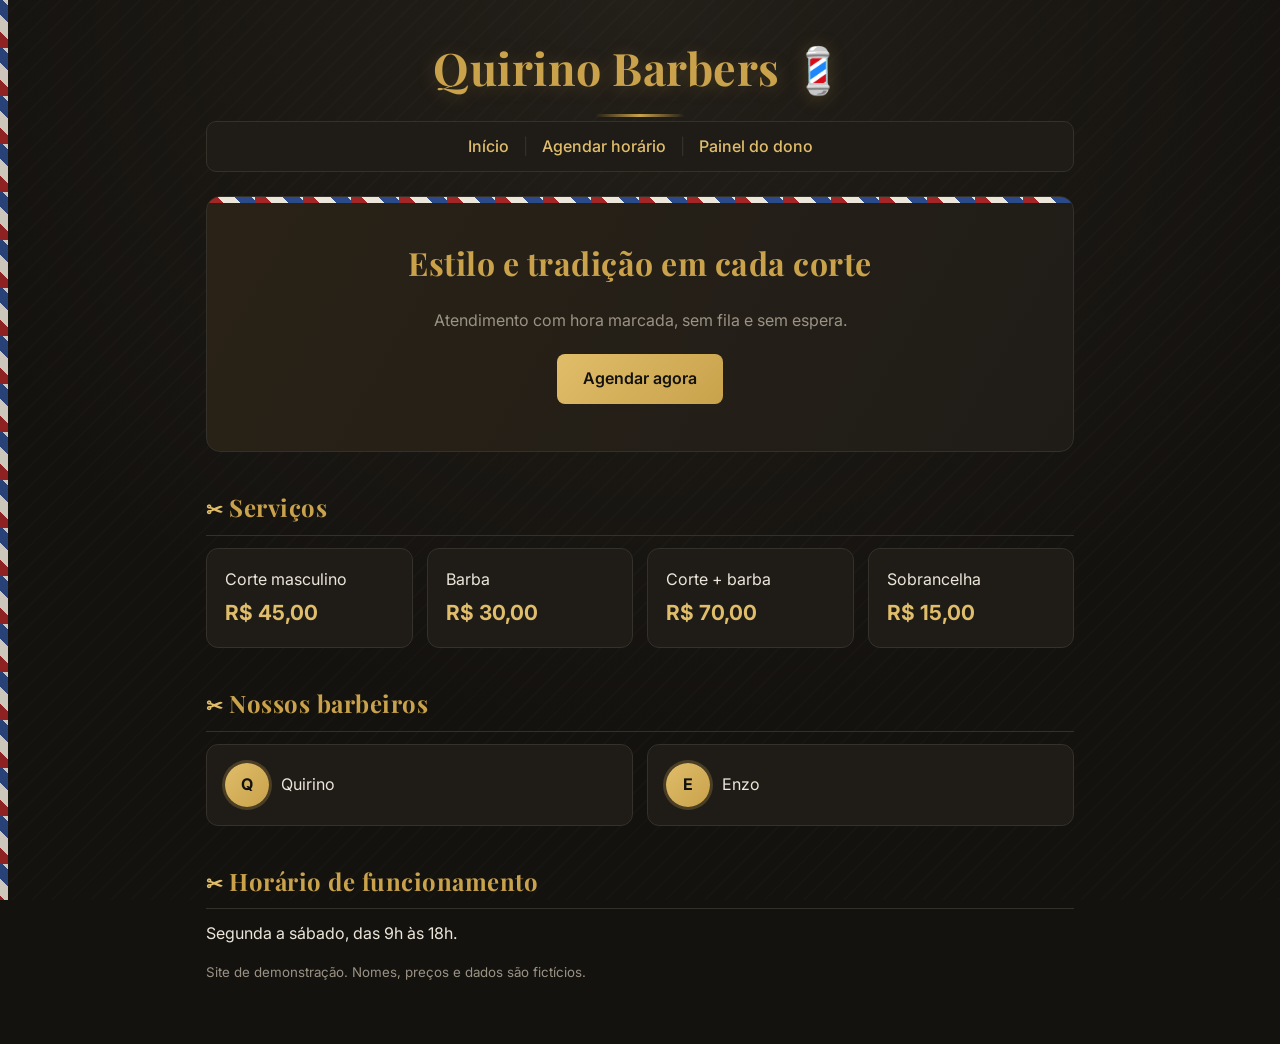
<file: index.html>
<!DOCTYPE html>
<html lang="pt-BR"><head>
<meta charset="UTF-8"><meta name="viewport" content="width=device-width, initial-scale=1">
<title>Quirino Barbers 💈</title><link rel="stylesheet" href="style.css">
</head><body>
<h1>Quirino Barbers 💈</h1>
<div id="nav"></div>
<section class="hero">
  <h2>Estilo e tradição em cada corte</h2>
  <p>Atendimento com hora marcada, sem fila e sem espera.</p>
  <a class="btn" href="agendar.html">Agendar agora</a>
</section>
<h2>Serviços</h2><div class="cards" id="servicos"></div>
<h2>Nossos barbeiros</h2><div class="cards" id="barbeiros"></div>
<h2>Horário de funcionamento</h2>
<p>Segunda a sábado, das 9h às 18h.</p>
<p><small>Site de demonstração. Nomes, preços e dados são fictícios.</small></p>
<script src="data.js"></script>
<script>
document.getElementById("nav").innerHTML = NAV;
document.getElementById("servicos").innerHTML = SERVICOS.map(s =>
  `<a class="card" href="agendar.html?servico=${s.id}"><span>${s.nome}</span><b>${brl(s.preco)}</b></a>`).join("");
document.getElementById("barbeiros").innerHTML = BARBEIROS.map(b =>
  `<div class="card barbeiro"><span class="avatar">${b.nome[0]}</span><span>${b.nome}</span></div>`).join("");
</script>
</body></html>
</file>
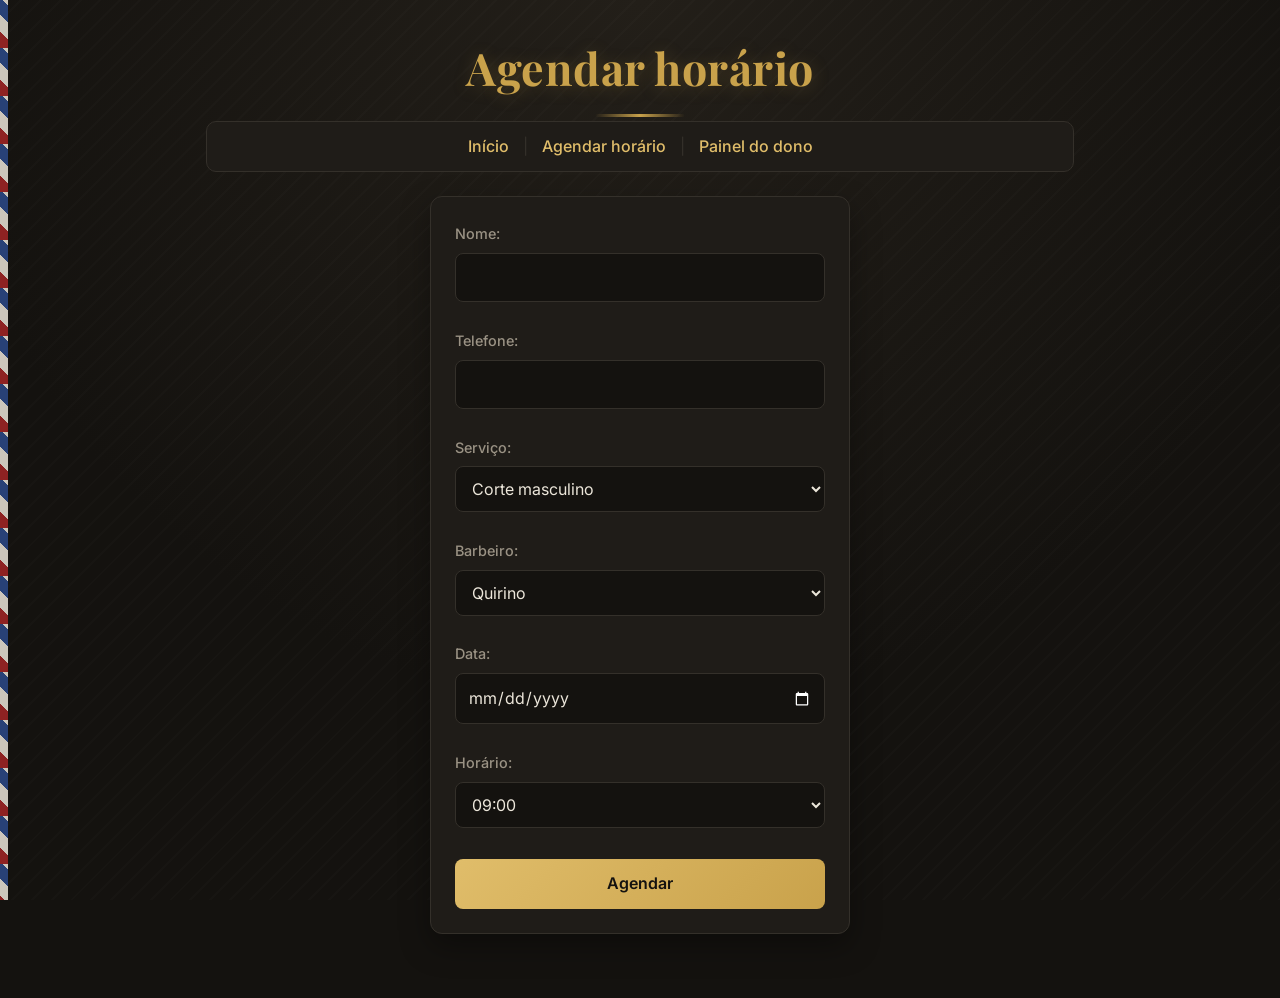
<file: agendar.html>
<!DOCTYPE html>
<html lang="pt-BR"><head>
<meta charset="UTF-8"><meta name="viewport" content="width=device-width, initial-scale=1">
<title>Agendar horário</title><link rel="stylesheet" href="style.css">
</head><body>
<h1>Agendar horário</h1>
<div id="nav"></div>
<p id="msg"></p>
<form id="f">
  <label for="nome">Nome:</label><br><input id="nome" maxlength="80" required><br><br>
  <label for="telefone">Telefone:</label><br><input id="telefone" maxlength="20" required><br><br>
  <label for="servico">Serviço:</label><br><select id="servico"></select><br><br>
  <label for="barbeiro">Barbeiro:</label><br><select id="barbeiro"></select><br><br>
  <label for="dia">Data:</label><br><input type="date" id="dia" required><br><br>
  <label for="hora">Horário:</label><br><select id="hora"></select><br><br>
  <button type="submit">Agendar</button>
</form>
<script src="data.js"></script>
<script>
const $ = id => document.getElementById(id);
$("nav").innerHTML = NAV;
const pre = new URLSearchParams(location.search).get("servico");
$("servico").innerHTML = SERVICOS.map(s => `<option value="${s.id}"${pre == s.id ? " selected" : ""}>${s.nome}</option>`).join("");
$("barbeiro").innerHTML = BARBEIROS.map(b => `<option value="${b.id}">${b.nome}</option>`).join("");
const hoje = new Date(Date.now() - new Date().getTimezoneOffset() * 60000).toISOString().slice(0, 10);
$("dia").min = hoje;

const ocupados = () => lerAg().filter(a => a.barbeiro == $("barbeiro").value && a.dia == $("dia").value && a.status != "cancelado").map(a => a.hora);
function horas() {
  const oc = ocupados();
  $("hora").innerHTML = HORARIOS.map(h => `<option value="${h}"${oc.includes(h) ? " disabled" : ""}>${h}${oc.includes(h) ? " (ocupado)" : ""}</option>`).join("");
  const livre = [...$("hora").options].find(o => !o.disabled);
  if (livre) $("hora").value = livre.value;
}
$("barbeiro").onchange = $("dia").onchange = horas;
horas();

function aviso(t) { $("msg").innerHTML = ""; const s = document.createElement("strong"); s.textContent = t; $("msg").appendChild(s); }

$("f").onsubmit = async e => {
  e.preventDefault();
  const dia = $("dia").value, hora = $("hora").value;
  if (new Date(dia + "T12:00").getDay() == 0) return aviso("Não abrimos aos domingos.");
  if (ocupados().includes(hora)) return aviso("Esse horário já está ocupado. Escolha outro.");
  const serv = SERVICOS.find(s => s.id == $("servico").value);
  const barb = BARBEIROS.find(b => b.id == $("barbeiro").value);
  const l = lerAg();
  l.push({ id: Date.now(), cliente: $("nome").value.trim(), telefone: $("telefone").value.trim(),
           servico: serv.nome, preco: serv.preco, barbeiro: barb.id, barbeiroNome: barb.nome,
           dia, hora, status: "agendado", visto: false });
  salvarAg(l);
  fetch("/.netlify/functions/notificar", { method: "POST", body: JSON.stringify(l[l.length - 1]) }).catch(() => {});
  aviso("Agendamento feito para " + dia.split("-").reverse().join("/") + " às " + hora + ". Até lá!");
  $("f").reset(); $("dia").min = hoje; horas();
};
</script>
</body></html>
</file>
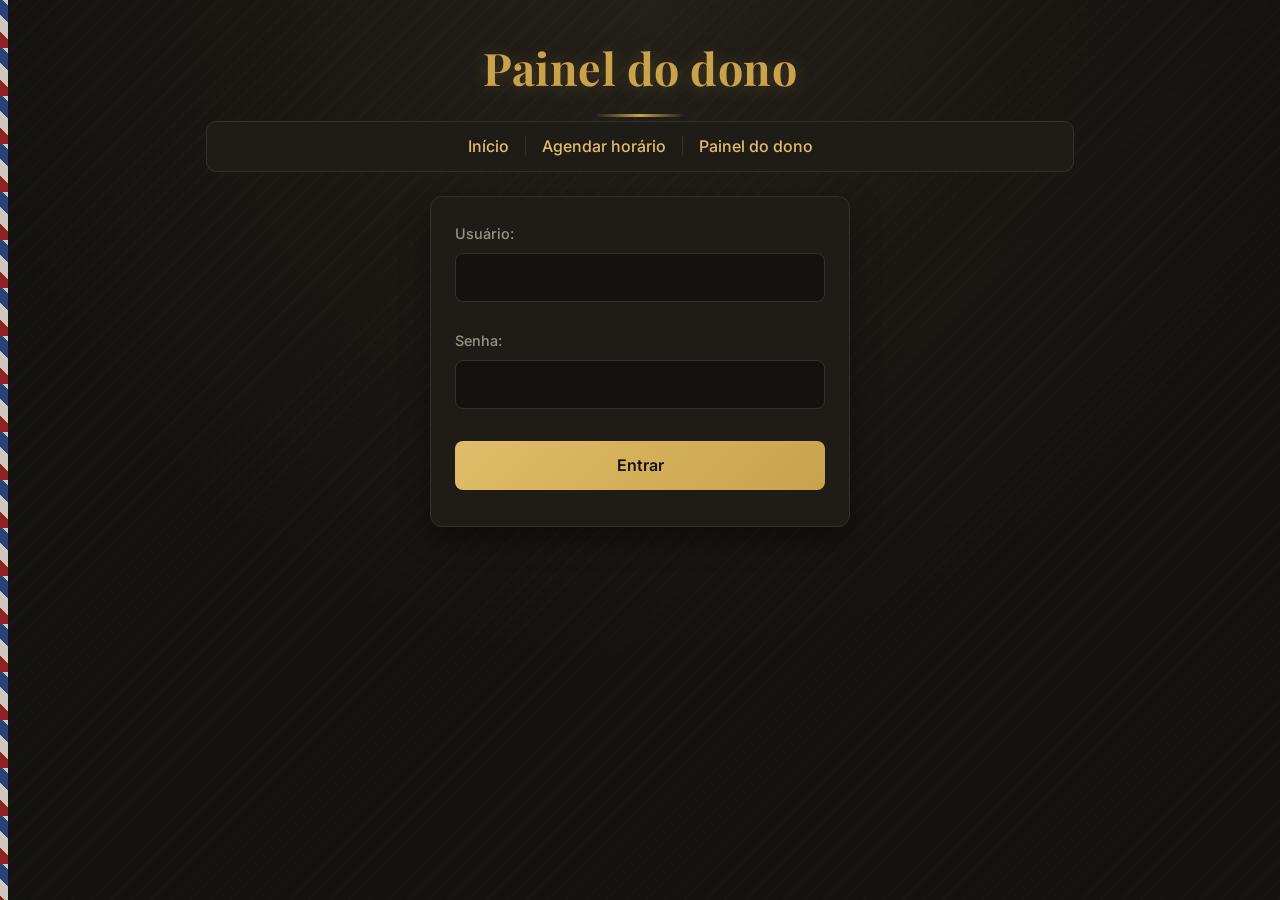
<file: painel.html>
<!DOCTYPE html>
<html lang="pt-BR"><head>
<meta charset="UTF-8"><meta name="viewport" content="width=device-width, initial-scale=1">
<title>Painel do dono</title><link rel="stylesheet" href="style.css">
</head><body>
<h1>Painel do dono</h1>
<div id="nav"></div>
<div id="login">
  <form id="fl">
    <label for="u">Usuário:</label><br><input id="u" required><br><br>
    <label for="s">Senha:</label><br><input id="s" type="password" required><br><br>
    <button type="submit">Entrar</button>
    <p id="erro"></p>
  </form>
</div>
<div id="app" hidden>
  <p><a href="#" id="sair">Sair</a></p>
  <div id="aviso" class="aviso" hidden>🔔 Novo agendamento!</div>
  <div class="cards stats" id="stats"></div>
  <form class="inline" id="fv"><button type="submit">Marcar todos como vistos</button></form>
  <div id="lista"></div>
</div>
<script src="data.js"></script>
<script>
const $ = id => document.getElementById(id);
$("nav").innerHTML = NAV;
// Login só de demonstração (fica no navegador). Troque a senha abaixo.
const USER = "admin", PASS = "admin123";
const esc = t => String(t).replace(/[&<>"']/g, c => ({ "&": "&amp;", "<": "&lt;", ">": "&gt;", '"': "&quot;", "'": "&#39;" }[c]));
let ultimo = 0;

function beep() { try { const c = new AudioContext(), o = c.createOscillator(); o.connect(c.destination); o.frequency.value = 880; o.start(); o.stop(c.currentTime + .25); } catch (e) {} }

function entrar() { $("login").hidden = true; $("app").hidden = false; ultimo = Math.max(0, ...lerAg().map(a => a.id)); desenhar(); setInterval(desenhar, 5000); }
$("fl").onsubmit = e => {
  e.preventDefault();
  if ($("u").value == USER && $("s").value == PASS) { sessionStorage.setItem("adm", "1"); entrar(); }
  else $("erro").textContent = "Usuário ou senha incorretos.";
};
$("sair").onclick = e => { e.preventDefault(); sessionStorage.removeItem("adm"); location.reload(); };
$("fv").onsubmit = e => { e.preventDefault(); salvarAg(lerAg().map(a => ({ ...a, visto: true }))); desenhar(); };

function mudar(id, st) { salvarAg(lerAg().map(a => a.id == id ? { ...a, status: st, visto: true } : a)); desenhar(); }

function desenhar() {
  const l = lerAg().sort((a, b) => (a.dia + a.hora).localeCompare(b.dia + b.hora));
  const hoje = new Date(Date.now() - new Date().getTimezoneOffset() * 60000).toISOString().slice(0, 10);
  const novos = l.filter(a => !a.visto).length;
  const maxId = Math.max(0, ...l.map(a => a.id));
  if (maxId > ultimo) { ultimo = maxId; $("aviso").hidden = false; document.title = "🔔 Novo agendamento!"; beep(); }
  $("stats").innerHTML =
    `<div class="card"><span>Hoje</span><b>${l.filter(a => a.dia == hoje && a.status == "agendado").length}</b></div>
     <div class="card"><span>Novos</span><b>${novos}</b></div>
     <div class="card"><span>Faturado (concluídos)</span><b>${brl(l.filter(a => a.status == "concluido").reduce((t, a) => t + a.preco, 0))}</b></div>`;
  $("fv").hidden = novos == 0;
  $("lista").innerHTML = l.length == 0 ? "<p>Nenhum agendamento ainda.</p>" :
    `<table><tr><th>Cliente</th><th>Telefone</th><th>Serviço</th><th>Barbeiro</th><th>Data</th><th>Hora</th><th>Status</th><th>Ações</th></tr>` +
    l.map(a => `<tr class="${a.visto ? "" : "novo"}"><td>${esc(a.cliente)}</td>
      <td><a target="_blank" href="https://wa.me/55${a.telefone.replace(/\D/g, "")}">${esc(a.telefone)}</a></td>
      <td>${esc(a.servico)}</td><td>${esc(a.barbeiroNome)}</td><td>${a.dia.split("-").reverse().join("/")}</td><td>${a.hora}</td>
      <td><span class="tag ${a.status}">${a.status}</span></td>
      <td>${a.status == "agendado" ? `<button onclick="mudar(${a.id},'concluido')">Concluir</button> <button value="cancelado" onclick="mudar(${a.id},'cancelado')">Cancelar</button>` : ""}</td></tr>`).join("") + "</table>";
}
if (sessionStorage.getItem("adm")) entrar();
</script>
</body></html>
</file>
<file: style.css>
@import url('https://fonts.googleapis.com/css2?family=Inter:wght@400;500;600&family=Playfair+Display:wght@600;700&display=swap');

:root {
    --bg: #14120f;
    --card: #1f1c18;
    --line: #34302a;
    --text: #ece6da;
    --muted: #9a9284;
    --gold: #c9a24b;
    --gold-2: #e0bd6a;
    --red: #a32626;
}

* { box-sizing: border-box; }

body {
    font-family: 'Inter', Arial, sans-serif;
    max-width: 900px;
    margin: 0 auto;
    padding: 24px 16px 48px;
    color: var(--text);
    background: var(--bg) radial-gradient(circle at top, #231f19 0%, var(--bg) 60%) no-repeat;
    line-height: 1.6;
    min-height: 100vh;
}

h1, h2 {
    font-family: 'Playfair Display', Georgia, serif;
    color: var(--gold);
    letter-spacing: .5px;
}

h1 {
    font-size: clamp(1.9rem, 6vw, 2.8rem);
    margin: 8px 0 4px;
    text-align: center;
}

h2 {
    font-size: 1.5rem;
    margin: 36px 0 12px;
    padding-bottom: 8px;
    border-bottom: 1px solid var(--line);
}

a { color: var(--gold-2); text-decoration: none; transition: color .2s; }
a:hover { color: #fff; }

/* menu (parágrafo logo após o h1) */
h1 + p {
    text-align: center;
    margin: 0 0 24px;
    padding: 12px;
    background: var(--card);
    border: 1px solid var(--line);
    border-radius: 10px;
    color: var(--line);
}
h1 + p a { padding: 4px 10px; font-weight: 500; }

p { margin: 12px 0; }
small { color: var(--muted); }

/* tabelas */
table {
    border-collapse: collapse;
    width: 100%;
    background: var(--card);
    border: 1px solid var(--line);
    border-radius: 10px;
}

th, td {
    padding: 12px 14px;
    text-align: left;
    border-bottom: 1px solid var(--line);
    white-space: nowrap;
}

th {
    background: #2a2620;
    color: var(--gold);
    font-size: .8rem;
    text-transform: uppercase;
    letter-spacing: 1px;
}

tr:last-child td { border-bottom: 0; }
tr:hover td { background: #26221c; }
td:last-child { text-align: right; }

/* formulários */
form {
    background: var(--card);
    border: 1px solid var(--line);
    border-radius: 12px;
    padding: 24px;
    max-width: 420px;
    margin: 16px auto;
}

label { font-weight: 500; font-size: .9rem; color: var(--muted); }

input, select {
    width: 100%;
    max-width: 100%;
    margin-top: 6px;
    padding: 11px 12px;
    font: inherit;
    color: var(--text);
    background: #14120f;
    border: 1px solid var(--line);
    border-radius: 8px;
}

input:focus, select:focus {
    outline: none;
    border-color: var(--gold);
    box-shadow: 0 0 0 3px rgba(201,162,75,.2);
}

input[type=date] { color-scheme: dark; }

button {
    width: 100%;
    margin-top: 6px;
    padding: 12px 18px;
    font: inherit;
    font-weight: 600;
    color: #14120f;
    background: linear-gradient(135deg, var(--gold-2), var(--gold));
    border: 0;
    border-radius: 8px;
    cursor: pointer;
    transition: transform .15s, filter .15s;
}
button:hover { filter: brightness(1.1); transform: translateY(-1px); }

/* botões dentro da tabela do painel */
td form {
    display: inline-flex;
    gap: 6px;
    background: none;
    border: 0;
    padding: 0;
    margin: 0;
    max-width: none;
}
td button { width: auto; margin: 0; padding: 6px 12px; font-size: .85rem; }
td button[value=cancelado] { background: var(--red); color: #fff; }

/* mensagens */
strong { color: var(--gold-2); }
p > strong:only-child {
    display: block;
    padding: 12px 16px;
    background: rgba(201,162,75,.1);
    border-left: 4px solid var(--gold);
    border-radius: 6px;
}

@media (max-width: 700px) {
    table { display: block; overflow-x: auto; }
    table th:last-child { text-align: left; }
    form { padding: 18px; }
    h1 + p a { display: inline-block; }
}

/* ===== extras ===== */
.hero {
    text-align: center;
    padding: 40px 20px;
    margin-bottom: 8px;
    background: linear-gradient(135deg, #2a2216, var(--card));
    border: 1px solid var(--line);
    border-radius: 14px;
}
.hero h2 { border: 0; margin: 0 0 8px; font-size: clamp(1.4rem, 5vw, 2rem); }
.hero p { color: var(--muted); }

.btn {
    display: inline-block;
    margin-top: 8px;
    padding: 12px 26px;
    font-weight: 600;
    color: #14120f;
    background: linear-gradient(135deg, var(--gold-2), var(--gold));
    border-radius: 8px;
}
.btn:hover { color: #14120f; filter: brightness(1.1); }

.cards {
    display: grid;
    grid-template-columns: repeat(auto-fit, minmax(190px, 1fr));
    gap: 14px;
}
.card {
    display: flex;
    flex-direction: column;
    gap: 4px;
    padding: 18px;
    background: var(--card);
    border: 1px solid var(--line);
    border-radius: 12px;
    color: var(--text);
    transition: transform .15s, border-color .15s;
}
a.card:hover { transform: translateY(-3px); border-color: var(--gold); color: var(--text); }
.card b { font-size: 1.3rem; color: var(--gold-2); }

.barbeiro { flex-direction: row; align-items: center; gap: 12px; }
.avatar {
    display: grid;
    place-items: center;
    width: 44px;
    height: 44px;
    border-radius: 50%;
    font-weight: 700;
    color: #14120f;
    background: linear-gradient(135deg, var(--gold-2), var(--gold));
}

.stats { margin: 16px 0; }
.stats .card span { color: var(--muted); font-size: .85rem; }

form.inline { background: none; border: 0; padding: 0; max-width: none; margin: 0 0 12px; }
form.inline button { width: auto; }

tr.novo td { background: rgba(201,162,75,.12); }

.tag {
    padding: 3px 10px;
    font-size: .8rem;
    border-radius: 99px;
    background: #34302a;
}
.tag.agendado { background: rgba(201,162,75,.2); color: var(--gold-2); }
.tag.concluido { background: rgba(60,160,90,.2); color: #6fd08c; }
.tag.cancelado { background: rgba(163,38,38,.25); color: #ff8a8a; }

.aviso {
    padding: 12px 16px;
    margin-bottom: 14px;
    background: rgba(201,162,75,.15);
    border: 1px solid var(--gold);
    border-radius: 10px;
}
.aviso[hidden] { display: none; }

/* ===== animações e detalhes (só visual) ===== */
@keyframes fadeUp { from { opacity: 0; transform: translateY(18px); } to { opacity: 1; transform: none; } }
@keyframes fadeIn { from { opacity: 0; } to { opacity: 1; } }
@keyframes slideDown { from { opacity: 0; transform: translateY(-14px); } to { opacity: 1; transform: none; } }
@keyframes growLine { from { width: 0; } to { width: 90px; } }
@keyframes pole { to { background-position: 0 48px; } }
@keyframes poleX { to { background-position: 48px 0; } }
@keyframes gradMove { 0% { background-position: 0% 50%; } 50% { background-position: 100% 50%; } 100% { background-position: 0% 50%; } }
@keyframes sweep { from { left: -60%; } to { left: 130%; } }
@keyframes glow { 0%, 100% { box-shadow: 0 0 0 0 rgba(201,162,75,.45); } 50% { box-shadow: 0 0 0 10px rgba(201,162,75,0); } }
@keyframes blink { 0%, 100% { opacity: 1; } 50% { opacity: .35; } }
@keyframes shake { 0%, 100% { transform: none; } 20% { transform: rotate(-2deg); } 40% { transform: rotate(2deg); } 60% { transform: rotate(-1deg); } 80% { transform: rotate(1deg); } }
@keyframes float { 0%, 100% { transform: translateY(0); } 50% { transform: translateY(-6px); } }

::selection { background: var(--gold); color: #14120f; }
html { scroll-behavior: smooth; }
::-webkit-scrollbar { width: 10px; height: 10px; }
::-webkit-scrollbar-track { background: var(--bg); }
::-webkit-scrollbar-thumb { background: #4a4235; border-radius: 6px; }
::-webkit-scrollbar-thumb:hover { background: var(--gold); }

body { animation: fadeIn .6s ease both; }

/* poste de barbeiro na lateral */
body::after {
    content: "";
    position: fixed;
    top: 0; bottom: 0; left: 0;
    width: 8px;
    background: repeating-linear-gradient(45deg, #a32626 0 12px, #ece6da 12px 24px, #2b4a8a 24px 36px, #ece6da 36px 48px);
    background-size: 100% 48px;
    animation: pole 2.5s linear infinite;
    opacity: .85;
    pointer-events: none;
}

/* textura sutil de fundo */
body::before {
    content: "";
    position: fixed;
    inset: 0;
    z-index: -1;
    background: repeating-linear-gradient(135deg, rgba(255,255,255,.015) 0 2px, transparent 2px 14px);
    pointer-events: none;
}

/* título */
h1 { animation: fadeUp .7s ease both; text-shadow: 0 2px 18px rgba(201,162,75,.25); }
h1::after {
    content: "";
    display: block;
    height: 3px;
    width: 90px;
    margin: 10px auto 0;
    border-radius: 3px;
    background: linear-gradient(90deg, transparent, var(--gold), transparent);
    animation: growLine 1s .4s ease both;
}
h2::before { content: "✂ "; color: var(--gold-2); font-size: .85em; }
.hero h2::before { content: none; }

/* menu */
h1 + p, #nav p { animation: fadeUp .7s .15s ease both; }
h1 + p a, #nav p a {
    background: linear-gradient(var(--gold-2), var(--gold-2)) no-repeat 50% 100% / 0 2px;
    transition: background-size .3s, color .2s;
}
h1 + p a:hover, #nav p a:hover { background-size: 70% 2px; }
#nav p {
    text-align: center; margin: 0 0 24px; padding: 12px;
    background: var(--card); border: 1px solid var(--line); border-radius: 10px; color: var(--line);
}
#nav p a { padding: 4px 10px; font-weight: 500; }

/* hero */
.hero {
    position: relative;
    overflow: hidden;
    background: linear-gradient(120deg, #2a2216, #1f1c18, #33291a, #1f1c18);
    background-size: 300% 300%;
    animation: fadeUp .8s .25s ease both, gradMove 12s ease-in-out infinite;
}
.hero::before {
    content: "";
    position: absolute;
    top: 0; left: 0; right: 0;
    height: 6px;
    background: repeating-linear-gradient(45deg, #a32626 0 12px, #ece6da 12px 24px, #2b4a8a 24px 36px, #ece6da 36px 48px);
    background-size: 48px 100%;
    animation: poleX 2s linear infinite;
}
.hero h2 { animation: float 4s ease-in-out infinite; }

/* botões */
.btn, button { position: relative; overflow: hidden; }
.btn { animation: glow 2.4s infinite; transition: transform .2s, filter .2s; }
.btn:hover { transform: translateY(-2px) scale(1.04); }
.btn::after, button::after {
    content: "";
    position: absolute;
    top: 0; bottom: 0; left: -60%;
    width: 40%;
    background: linear-gradient(100deg, transparent, rgba(255,255,255,.55), transparent);
    transform: skewX(-20deg);
}
.btn:hover::after, button:hover::after { animation: sweep .7s ease; }
button:active, .btn:active { transform: scale(.96); }

/* cartões */
.card { position: relative; animation: fadeUp .6s ease both; transition: transform .25s, border-color .25s, box-shadow .25s; }
.cards .card:nth-child(1) { animation-delay: .30s; }
.cards .card:nth-child(2) { animation-delay: .40s; }
.cards .card:nth-child(3) { animation-delay: .50s; }
.cards .card:nth-child(4) { animation-delay: .60s; }
.cards .card:nth-child(n+5) { animation-delay: .70s; }
a.card:hover, .barbeiro:hover { transform: translateY(-5px); border-color: var(--gold); box-shadow: 0 10px 26px rgba(0,0,0,.45), 0 0 18px rgba(201,162,75,.18); }
a.card::after {
    content: "→";
    position: absolute;
    top: 14px; right: 16px;
    color: var(--gold);
    opacity: 0;
    transform: translateX(-8px);
    transition: .25s;
}
a.card:hover::after { opacity: 1; transform: none; }
.avatar { transition: transform .4s; box-shadow: 0 0 0 3px rgba(201,162,75,.25); }
.barbeiro:hover .avatar { transform: rotate(360deg) scale(1.1); }

/* formulários */
form { animation: fadeUp .7s .2s ease both; box-shadow: 0 12px 30px rgba(0,0,0,.35); }
td form { animation: none; box-shadow: none; }
form.inline { animation: none; box-shadow: none; }
label { transition: color .2s; }
form:focus-within label { color: var(--text); }
input, select { transition: border-color .2s, box-shadow .2s, transform .2s; }
input:focus, select:focus { transform: translateY(-1px); }
option:disabled { color: #6b6457; }

/* mensagens */
p > strong:only-child { animation: slideDown .5s ease both; }
#erro { color: #ff8a8a; animation: shake .5s; }

/* painel */
table { animation: fadeUp .6s ease both; }
tr { animation: fadeIn .5s ease both; }
tr:nth-child(2) { animation-delay: .05s; } tr:nth-child(3) { animation-delay: .10s; }
tr:nth-child(4) { animation-delay: .15s; } tr:nth-child(5) { animation-delay: .20s; }
tr:nth-child(6) { animation-delay: .25s; } tr:nth-child(n+7) { animation-delay: .30s; }
td, tr:hover td { transition: background .2s; }
tr.novo td { animation: blink 2s ease-in-out infinite; border-left: 0; }
tr.novo td:first-child { box-shadow: inset 4px 0 0 var(--gold); }
td button { transition: transform .15s, filter .15s; }
td button:hover { transform: translateY(-2px); }
.tag { position: relative; padding-left: 22px; }
.tag::before { content: ""; position: absolute; left: 9px; top: 50%; width: 7px; height: 7px; margin-top: -3.5px; border-radius: 50%; background: currentColor; }
.tag.agendado::before { animation: blink 1.4s infinite; }
.stats .card b { font-size: 1.6rem; }
.aviso { animation: slideDown .5s ease both, shake .6s .5s; }

@media (prefers-reduced-motion: reduce) {
    *, *::before, *::after { animation: none !important; transition: none !important; }
}
@media (max-width: 480px) { body::after { width: 5px; } }
</file>
